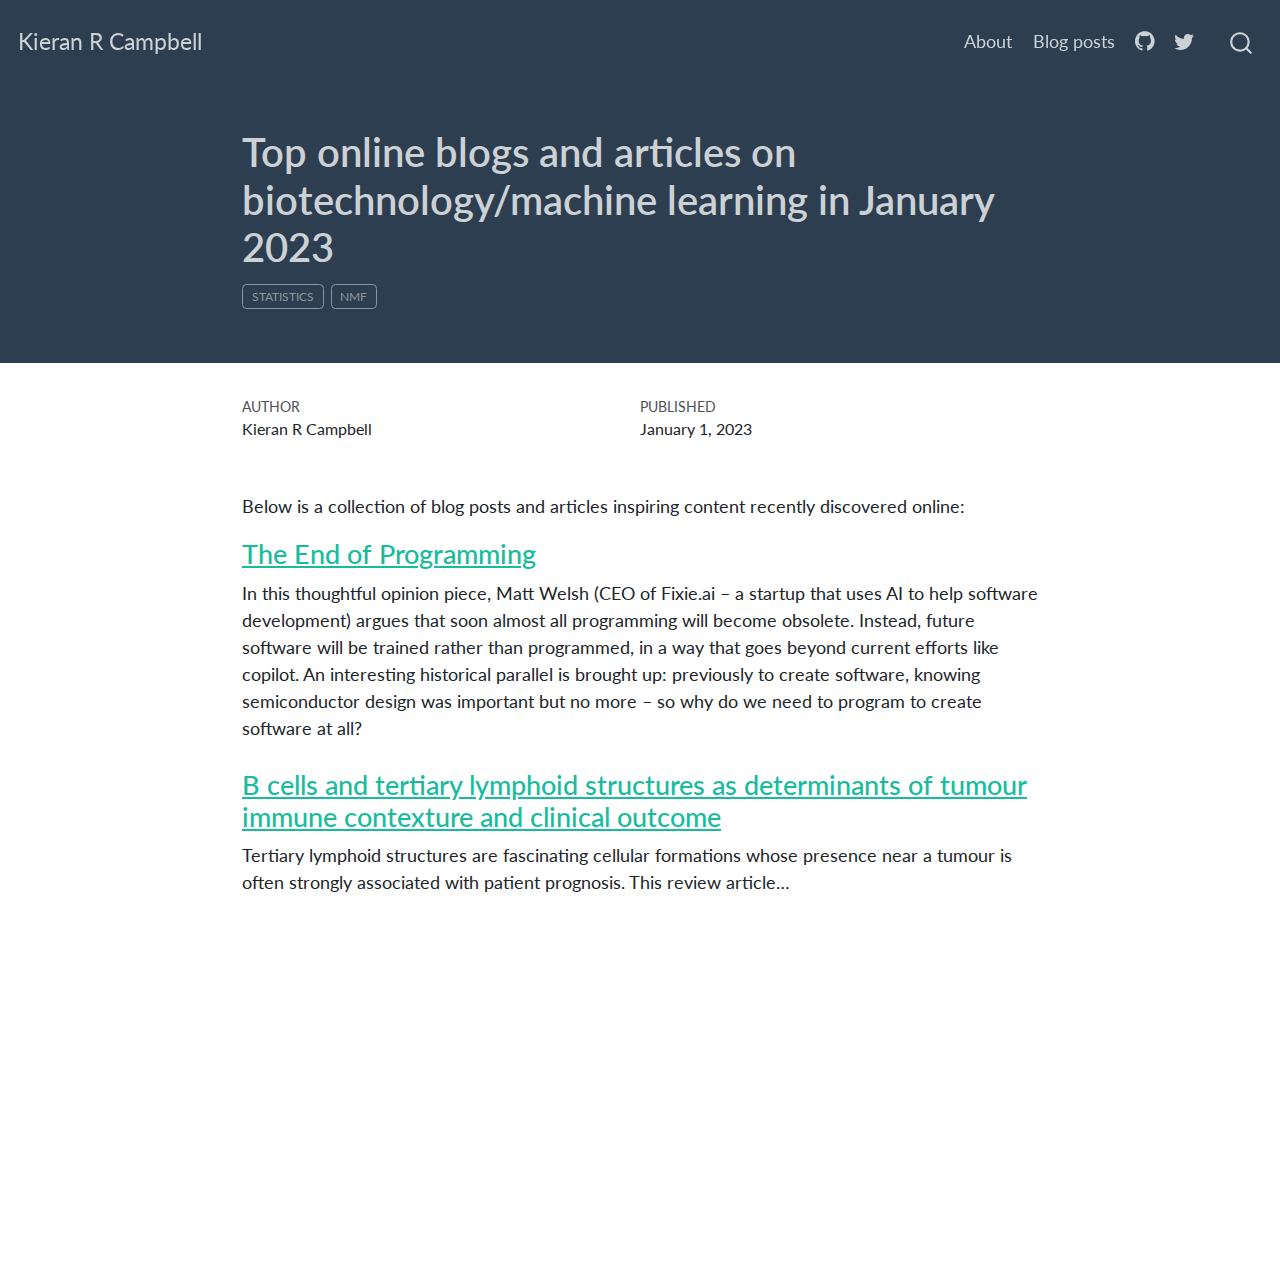
<file: docs/posts/what-im-reading-jan23/index.html>
<!DOCTYPE html>
<html xmlns="http://www.w3.org/1999/xhtml" lang="en" xml:lang="en"><head>

<meta charset="utf-8">
<meta name="generator" content="quarto-1.1.189">

<meta name="viewport" content="width=device-width, initial-scale=1.0, user-scalable=yes">

<meta name="author" content="Kieran R Campbell">
<meta name="dcterms.date" content="2023-01-01">

<title>Kieran R Campbell - Top online blogs and articles on biotechnology/machine learning in January 2023</title>
<style>
code{white-space: pre-wrap;}
span.smallcaps{font-variant: small-caps;}
div.columns{display: flex; gap: min(4vw, 1.5em);}
div.column{flex: auto; overflow-x: auto;}
div.hanging-indent{margin-left: 1.5em; text-indent: -1.5em;}
ul.task-list{list-style: none;}
ul.task-list li input[type="checkbox"] {
  width: 0.8em;
  margin: 0 0.8em 0.2em -1.6em;
  vertical-align: middle;
}
</style>


<script src="../../site_libs/quarto-nav/quarto-nav.js"></script>
<script src="../../site_libs/quarto-nav/headroom.min.js"></script>
<script src="../../site_libs/clipboard/clipboard.min.js"></script>
<script src="../../site_libs/quarto-search/autocomplete.umd.js"></script>
<script src="../../site_libs/quarto-search/fuse.min.js"></script>
<script src="../../site_libs/quarto-search/quarto-search.js"></script>
<meta name="quarto:offset" content="../../">
<script src="../../site_libs/quarto-html/quarto.js"></script>
<script src="../../site_libs/quarto-html/popper.min.js"></script>
<script src="../../site_libs/quarto-html/tippy.umd.min.js"></script>
<script src="../../site_libs/quarto-html/anchor.min.js"></script>
<link href="../../site_libs/quarto-html/tippy.css" rel="stylesheet">
<link href="../../site_libs/quarto-html/quarto-syntax-highlighting.css" rel="stylesheet" id="quarto-text-highlighting-styles">
<script src="../../site_libs/bootstrap/bootstrap.min.js"></script>
<link href="../../site_libs/bootstrap/bootstrap-icons.css" rel="stylesheet">
<link href="../../site_libs/bootstrap/bootstrap.min.css" rel="stylesheet" id="quarto-bootstrap" data-mode="light">
<script id="quarto-search-options" type="application/json">{
  "location": "navbar",
  "copy-button": false,
  "collapse-after": 3,
  "panel-placement": "end",
  "type": "overlay",
  "limit": 20,
  "language": {
    "search-no-results-text": "No results",
    "search-matching-documents-text": "matching documents",
    "search-copy-link-title": "Copy link to search",
    "search-hide-matches-text": "Hide additional matches",
    "search-more-match-text": "more match in this document",
    "search-more-matches-text": "more matches in this document",
    "search-clear-button-title": "Clear",
    "search-detached-cancel-button-title": "Cancel",
    "search-submit-button-title": "Submit"
  }
}</script>
<script async="" src="https://www.googletagmanager.com/gtag/js?id=G-D1X92L00M8"></script>

<script type="text/javascript">

window.dataLayer = window.dataLayer || [];
function gtag(){dataLayer.push(arguments);}
gtag('js', new Date());
gtag('config', 'G-D1X92L00M8', { 'anonymize_ip': true});
</script>


<link rel="stylesheet" href="../../styles.css">
</head>

<body class="nav-fixed fullcontent">

<div id="quarto-search-results"></div>
  <header id="quarto-header" class="headroom fixed-top">
    <nav class="navbar navbar-expand-lg navbar-dark ">
      <div class="navbar-container container-fluid">
      <div class="navbar-brand-container">
    <a class="navbar-brand" href="../../index.html">
    <span class="navbar-title">Kieran R Campbell</span>
    </a>
  </div>
          <button class="navbar-toggler" type="button" data-bs-toggle="collapse" data-bs-target="#navbarCollapse" aria-controls="navbarCollapse" aria-expanded="false" aria-label="Toggle navigation" onclick="if (window.quartoToggleHeadroom) { window.quartoToggleHeadroom(); }">
  <span class="navbar-toggler-icon"></span>
</button>
          <div class="collapse navbar-collapse" id="navbarCollapse">
            <ul class="navbar-nav navbar-nav-scroll ms-auto">
  <li class="nav-item">
    <a class="nav-link" href="../../index.html">About</a>
  </li>  
  <li class="nav-item">
    <a class="nav-link" href="../../posts.html">Blog posts</a>
  </li>  
  <li class="nav-item compact">
    <a class="nav-link" href="https://github.com/kieranrcampbell"><i class="bi bi-github" role="img">
</i> 
 </a>
  </li>  
  <li class="nav-item compact">
    <a class="nav-link" href="https://twitter.com/kieranrcampbell"><i class="bi bi-twitter" role="img">
</i> 
 </a>
  </li>  
</ul>
              <div id="quarto-search" class="" title="Search"></div>
          </div> <!-- /navcollapse -->
      </div> <!-- /container-fluid -->
    </nav>
</header>
<!-- content -->
<header id="title-block-header" class="quarto-title-block default page-columns page-full">
  <div class="quarto-title-banner page-columns page-full">
    <div class="quarto-title column-body">
      <h1 class="title">Top online blogs and articles on biotechnology/machine learning in January 2023</h1>
                                <div class="quarto-categories">
                <div class="quarto-category">statistics</div>
                <div class="quarto-category">nmf</div>
              </div>
                  </div>
  </div>
    
  
  <div class="quarto-title-meta">

      <div>
      <div class="quarto-title-meta-heading">Author</div>
      <div class="quarto-title-meta-contents">
               <p>Kieran R Campbell </p>
            </div>
    </div>
      
      <div>
      <div class="quarto-title-meta-heading">Published</div>
      <div class="quarto-title-meta-contents">
        <p class="date">January 1, 2023</p>
      </div>
    </div>
      
    </div>
    
  
  </header><div id="quarto-content" class="quarto-container page-columns page-rows-contents page-layout-article page-navbar">
<!-- sidebar -->
<!-- margin-sidebar -->
    
<!-- main -->
<main class="content quarto-banner-title-block" id="quarto-document-content">




<p>Below is a collection of blog posts and articles inspiring content recently discovered online:</p>
<section id="the-end-of-programming" class="level3">
<h3 class="anchored" data-anchor-id="the-end-of-programming"><a href="https://dl.acm.org/doi/pdf/10.1145/3570220?utm_source=pocket_reader">The End of Programming</a></h3>
<p>In this thoughtful opinion piece, Matt Welsh (CEO of Fixie.ai – a startup that uses AI to help software development) argues that soon almost all programming will become obsolete. Instead, future software will be trained rather than programmed, in a way that goes beyond current efforts like copilot. An interesting historical parallel is brought up: previously to create software, knowing semiconductor design was important but no more – so why do we need to program to create software at all?</p>
</section>
<section id="b-cells-and-tertiary-lymphoid-structures-as-determinants-of-tumour-immune-contexture-and-clinical-outcome" class="level3">
<h3 class="anchored" data-anchor-id="b-cells-and-tertiary-lymphoid-structures-as-determinants-of-tumour-immune-contexture-and-clinical-outcome"><a href="https://www.nature.com/articles/s41571-022-00619-z?utm_source=pocket_reader">B cells and tertiary lymphoid structures as determinants of tumour immune contexture and clinical outcome</a></h3>
<p>Tertiary lymphoid structures are fascinating cellular formations whose presence near a tumour is often strongly associated with patient prognosis. This review article…</p>


</section>

</main> <!-- /main -->
<script id="quarto-html-after-body" type="application/javascript">
window.document.addEventListener("DOMContentLoaded", function (event) {
  const toggleBodyColorMode = (bsSheetEl) => {
    const mode = bsSheetEl.getAttribute("data-mode");
    const bodyEl = window.document.querySelector("body");
    if (mode === "dark") {
      bodyEl.classList.add("quarto-dark");
      bodyEl.classList.remove("quarto-light");
    } else {
      bodyEl.classList.add("quarto-light");
      bodyEl.classList.remove("quarto-dark");
    }
  }
  const toggleBodyColorPrimary = () => {
    const bsSheetEl = window.document.querySelector("link#quarto-bootstrap");
    if (bsSheetEl) {
      toggleBodyColorMode(bsSheetEl);
    }
  }
  toggleBodyColorPrimary();  
  const icon = "";
  const anchorJS = new window.AnchorJS();
  anchorJS.options = {
    placement: 'right',
    icon: icon
  };
  anchorJS.add('.anchored');
  const clipboard = new window.ClipboardJS('.code-copy-button', {
    target: function(trigger) {
      return trigger.previousElementSibling;
    }
  });
  clipboard.on('success', function(e) {
    // button target
    const button = e.trigger;
    // don't keep focus
    button.blur();
    // flash "checked"
    button.classList.add('code-copy-button-checked');
    var currentTitle = button.getAttribute("title");
    button.setAttribute("title", "Copied!");
    setTimeout(function() {
      button.setAttribute("title", currentTitle);
      button.classList.remove('code-copy-button-checked');
    }, 1000);
    // clear code selection
    e.clearSelection();
  });
  function tippyHover(el, contentFn) {
    const config = {
      allowHTML: true,
      content: contentFn,
      maxWidth: 500,
      delay: 100,
      arrow: false,
      appendTo: function(el) {
          return el.parentElement;
      },
      interactive: true,
      interactiveBorder: 10,
      theme: 'quarto',
      placement: 'bottom-start'
    };
    window.tippy(el, config); 
  }
  const noterefs = window.document.querySelectorAll('a[role="doc-noteref"]');
  for (var i=0; i<noterefs.length; i++) {
    const ref = noterefs[i];
    tippyHover(ref, function() {
      // use id or data attribute instead here
      let href = ref.getAttribute('data-footnote-href') || ref.getAttribute('href');
      try { href = new URL(href).hash; } catch {}
      const id = href.replace(/^#\/?/, "");
      const note = window.document.getElementById(id);
      return note.innerHTML;
    });
  }
  var bibliorefs = window.document.querySelectorAll('a[role="doc-biblioref"]');
  for (var i=0; i<bibliorefs.length; i++) {
    const ref = bibliorefs[i];
    const cites = ref.parentNode.getAttribute('data-cites').split(' ');
    tippyHover(ref, function() {
      var popup = window.document.createElement('div');
      cites.forEach(function(cite) {
        var citeDiv = window.document.createElement('div');
        citeDiv.classList.add('hanging-indent');
        citeDiv.classList.add('csl-entry');
        var biblioDiv = window.document.getElementById('ref-' + cite);
        if (biblioDiv) {
          citeDiv.innerHTML = biblioDiv.innerHTML;
        }
        popup.appendChild(citeDiv);
      });
      return popup.innerHTML;
    });
  }
});
</script>
</div> <!-- /content -->



</body></html>
</file>
<file: docs/site_libs/quarto-html/tippy.css>
.tippy-box[data-animation=fade][data-state=hidden]{opacity:0}[data-tippy-root]{max-width:calc(100vw - 10px)}.tippy-box{position:relative;background-color:#333;color:#fff;border-radius:4px;font-size:14px;line-height:1.4;white-space:normal;outline:0;transition-property:transform,visibility,opacity}.tippy-box[data-placement^=top]>.tippy-arrow{bottom:0}.tippy-box[data-placement^=top]>.tippy-arrow:before{bottom:-7px;left:0;border-width:8px 8px 0;border-top-color:initial;transform-origin:center top}.tippy-box[data-placement^=bottom]>.tippy-arrow{top:0}.tippy-box[data-placement^=bottom]>.tippy-arrow:before{top:-7px;left:0;border-width:0 8px 8px;border-bottom-color:initial;transform-origin:center bottom}.tippy-box[data-placement^=left]>.tippy-arrow{right:0}.tippy-box[data-placement^=left]>.tippy-arrow:before{border-width:8px 0 8px 8px;border-left-color:initial;right:-7px;transform-origin:center left}.tippy-box[data-placement^=right]>.tippy-arrow{left:0}.tippy-box[data-placement^=right]>.tippy-arrow:before{left:-7px;border-width:8px 8px 8px 0;border-right-color:initial;transform-origin:center right}.tippy-box[data-inertia][data-state=visible]{transition-timing-function:cubic-bezier(.54,1.5,.38,1.11)}.tippy-arrow{width:16px;height:16px;color:#333}.tippy-arrow:before{content:"";position:absolute;border-color:transparent;border-style:solid}.tippy-content{position:relative;padding:5px 9px;z-index:1}
</file>
<file: docs/site_libs/quarto-html/quarto-syntax-highlighting.css>
/* quarto syntax highlight colors */
:root {
  --quarto-hl-ot-color: #003B4F;
  --quarto-hl-at-color: #657422;
  --quarto-hl-ss-color: #20794D;
  --quarto-hl-an-color: #5E5E5E;
  --quarto-hl-fu-color: #4758AB;
  --quarto-hl-st-color: #20794D;
  --quarto-hl-cf-color: #003B4F;
  --quarto-hl-op-color: #5E5E5E;
  --quarto-hl-er-color: #AD0000;
  --quarto-hl-bn-color: #AD0000;
  --quarto-hl-al-color: #AD0000;
  --quarto-hl-va-color: #111111;
  --quarto-hl-bu-color: inherit;
  --quarto-hl-ex-color: inherit;
  --quarto-hl-pp-color: #AD0000;
  --quarto-hl-in-color: #5E5E5E;
  --quarto-hl-vs-color: #20794D;
  --quarto-hl-wa-color: #5E5E5E;
  --quarto-hl-do-color: #5E5E5E;
  --quarto-hl-im-color: #00769E;
  --quarto-hl-ch-color: #20794D;
  --quarto-hl-dt-color: #AD0000;
  --quarto-hl-fl-color: #AD0000;
  --quarto-hl-co-color: #5E5E5E;
  --quarto-hl-cv-color: #5E5E5E;
  --quarto-hl-cn-color: #8f5902;
  --quarto-hl-sc-color: #5E5E5E;
  --quarto-hl-dv-color: #AD0000;
  --quarto-hl-kw-color: #003B4F;
}

/* other quarto variables */
:root {
  --quarto-font-monospace: SFMono-Regular, Menlo, Monaco, Consolas, "Liberation Mono", "Courier New", monospace;
}

pre > code.sourceCode > span {
  color: #003B4F;
}

code span {
  color: #003B4F;
}

code.sourceCode > span {
  color: #003B4F;
}

div.sourceCode,
div.sourceCode pre.sourceCode {
  color: #003B4F;
}

code span.ot {
  color: #003B4F;
}

code span.at {
  color: #657422;
}

code span.ss {
  color: #20794D;
}

code span.an {
  color: #5E5E5E;
}

code span.fu {
  color: #4758AB;
}

code span.st {
  color: #20794D;
}

code span.cf {
  color: #003B4F;
}

code span.op {
  color: #5E5E5E;
}

code span.er {
  color: #AD0000;
}

code span.bn {
  color: #AD0000;
}

code span.al {
  color: #AD0000;
}

code span.va {
  color: #111111;
}

code span.pp {
  color: #AD0000;
}

code span.in {
  color: #5E5E5E;
}

code span.vs {
  color: #20794D;
}

code span.wa {
  color: #5E5E5E;
  font-style: italic;
}

code span.do {
  color: #5E5E5E;
  font-style: italic;
}

code span.im {
  color: #00769E;
}

code span.ch {
  color: #20794D;
}

code span.dt {
  color: #AD0000;
}

code span.fl {
  color: #AD0000;
}

code span.co {
  color: #5E5E5E;
}

code span.cv {
  color: #5E5E5E;
  font-style: italic;
}

code span.cn {
  color: #8f5902;
}

code span.sc {
  color: #5E5E5E;
}

code span.dv {
  color: #AD0000;
}

code span.kw {
  color: #003B4F;
}

.prevent-inlining {
  content: "</";
}

/*# sourceMappingURL=debc5d5d77c3f9108843748ff7464032.css.map */
</file>
<file: docs/styles.css>
/* css styles */

/* unvisited link */
/*
a:link {
  color:  #00468B;
}


a:visited {
  color:  #00468B;
}

.nav-link {
  color: #00468B;
}
*/
</file>
